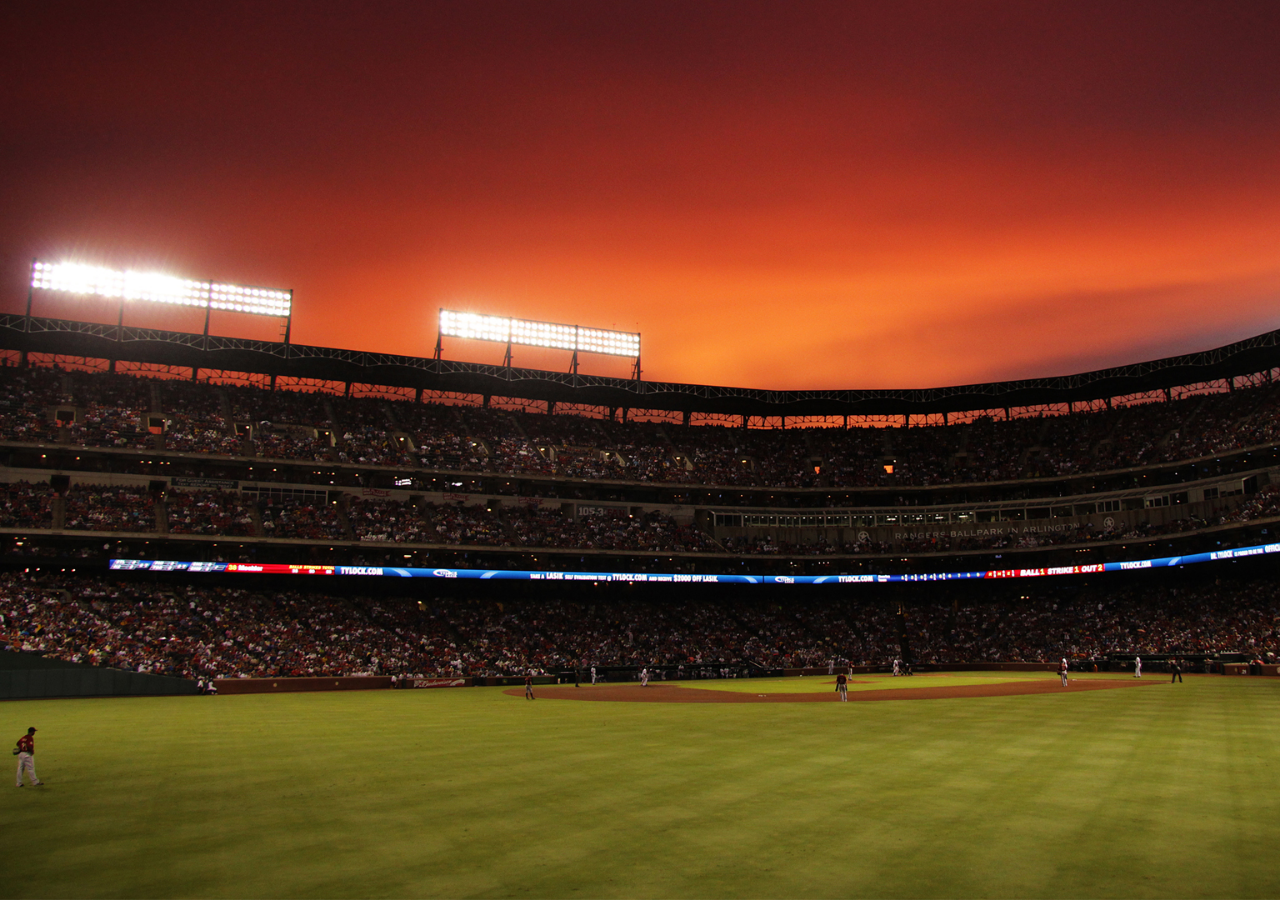
<file: index.html>
<!DOCTYPE html>
<html lang="en" ng-app="baseball">
  <head>
    <title>Pitch Game</title>
    <script src="js/jquery-1.11.2.js"></script>
    <script src="js/scripts.js"></script>
    <script src="lib/angular.js"></script>
    <script src="lib/angular-ui-router.js"></script>
    <script src="app.js"></script>
    <script src="services/BaseballFactory.js"></script>
    <script src="controllers/ScoreboardController.js"></script>
    <script src="controllers/PitchController.js"></script>
    <!-- CSS -->
    <link href="http://maxcdn.bootstrapcdn.com/bootstrap/3.3.4/css/bootstrap.min.css" rel="stylesheet" type="text/css">
    <link href="css/styles.css" rel="stylesheet" type="text/css">
    <link rel="icon" type="image/png" href="http://www.hdicon.com/wp-content/uploads/2011/12/Major_League_Baseball.png">
   </head>

  <body>
      <div ui-view="scoreboard"></div>
      <div ui-view="report"></div>
      <div ui-view="home"></div>
      <div ui-view="count"></div>
  </body>
</html>
</file>
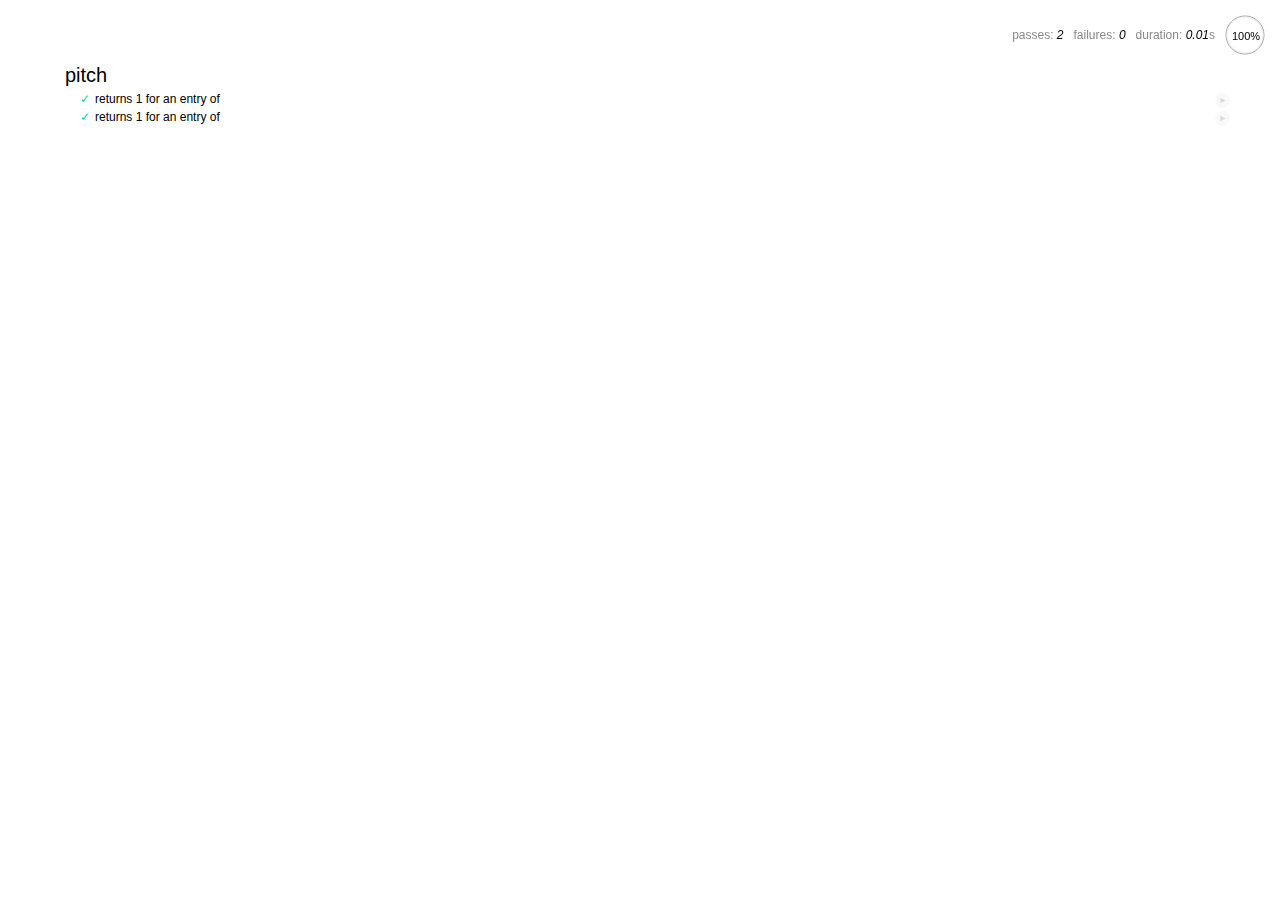
<file: spec/spec-runner.html>
<html>
<head>
  <title>Mocha spec runner</title>
  <link rel="stylesheet" href="mocha.css">
</head>
<body>
  <div id="mocha"></div>
  <script src="../js/jquery-1.11.2.js"></script>
  <script src="../js/scripts.js"></script>
  <script src="mocha.js"></script>
  <script src="chai.js"></script>
  <script>mocha.setup('bdd');</script>
  <script src="specs.js"></script>
  <script>
    expect = chai.expect;
    mocha.checkLeaks();
    mocha.globals(['jQuery']);
    mocha.run();
  </script>
</body>
</html>
</file>
<file: css/styles.css>
html {
  width: 100%;
  height: 100%;
}

body {
  background-image: url('../img/background.jpg');
  background-size: cover !important;
  background-repeat: no-repeat;
  color: white;
}

h1 {
  -webkit-text-stroke-width: 1px;
  -webkit-text-stroke-color: black;
}

h4 {
  -webkit-text-stroke-width: 1px;
  -webkit-text-stroke-color: black;
}


.batter {
  height: 600px;
  width: 400px;
  position: absolute;
  top: 25%;
  left: 60%;
  -moz-transform: scaleX(-1);
  -o-transform: scaleX(-1);
  -webkit-transform: scaleX(-1);
  transform: scaleX(-1);
  filter: FlipH;
  -ms-filter: "FlipH";
  z-index: -1;
  opacity: 0.6;

}

.diamond {
  height: 300px;
  width: 300px;
  position: absolute;
  top: 35%;
  left: 3%;
  border-radius: 30px;
}

.first {
  height: 80px;
  width: 120px;
  position: absolute;
  top: 50%;
  left: 28%;
  border-radius: 30px;
}

.btn-tall {
  height:100px;
  width:80px;
  background-color:rgba(255, 255, 255, 0);
  border-radius: 15px;
  -webkit-box-shadow: inset 0px 2px 62px 2px rgba(4,11,41,0.75);
  -moz-box-shadow: inset 0px 2px 62px 2px rgba(4,11,41,0.75);
  box-shadow: inset 0px 2px 62px 2px rgba(4,11,41,0.75);
  outline: none;
}

.btn-tall:hover {
  background-color: rgba(255, 255, 255, 0.2);
  outline: none;
}

.btn-wide {
  height:75px;
  width:235px;
  background-color:rgba(255, 255, 255, 0);
  border-radius: 25px;
  -webkit-box-shadow: inset 0px 2px 62px 2px rgba(4,11,41,0.75);
  -moz-box-shadow: inset 0px 2px 62px 2px rgba(4,11,41,0.75);
  box-shadow: inset 0px 2px 62px 2px rgba(4,11,41,0.75);
  outline: none;
}

.btn-wide:hover {
  background-color: rgba(255, 255, 255, 0.2);
  outline: none;
}

.BlueJays {
  color: white;
  background-color: #003DA5;
  border-radius: 15px;
}

.Brewers {
  color: white;
  background-color: #182B49;
  border-radius: 15px;
}

.count {
  color: white;
  background-color: #8A8D8F;
  font-weight: bold;
  -webkit-text-stroke-width: 1px;
  -webkit-text-stroke-color: black;
}

img {
  width: 50px;
  height: 50px;
}

.bases {
  height: 140px;
  background-image: url('https://cdn0.iconfinder.com/data/icons/elite-sports/512/baseball-diamond-512.png');
  background-size: 100px 110px;
  background-repeat: no-repeat;
  background-position: center;
  padding-top: 25px;
}

.countdisplay {
  width: 30%;
  margin-left: auto;
  margin-right: auto;
  border-radius: 15px;
}

.finalscore {
  background-color: black;
  font-size: 20pt;
  width: 300px;
  background-position: center;
  margin-left: auto;
  margin-right: auto;
  border-radius: 25px;
}

.table-curved {
    border-collapse: separate;
    font-weight: bold;
    -webkit-text-stroke-width: 1px;
    -webkit-text-stroke-color: black;
}
.table-curved {
    border: solid #ccc 1px;
    border-radius: 6px;
    border-left:px;
}
.table-curved td, .table-curved th {
    border-left: px solid #ccc;
    border-top: px solid #ccc;
}
.table-curved th {
    border-top: none;
}
.table-curved th:first-child {
    border-radius: 6px 0 0 0;
}
.table-curved th:last-child {
    border-radius: 0 6px 0 0;
}
.table-curved th:only-child{
    border-radius: 6px 6px 0 0;
}
.table-curved tr:last-child td:first-child {
    border-radius: 0 0 0 6px;
}
.table-curved tr:last-child td:last-child {
    border-radius: 0 0 6px 0;
}
</file>
<file: spec/mocha.css>
@charset "utf-8";

body {
  margin:0;
}

#mocha {
  font: 20px/1.5 "Helvetica Neue", Helvetica, Arial, sans-serif;
  margin: 60px 50px;
}

#mocha ul,
#mocha li {
  margin: 0;
  padding: 0;
}

#mocha ul {
  list-style: none;
}

#mocha h1,
#mocha h2 {
  margin: 0;
}

#mocha h1 {
  margin-top: 15px;
  font-size: 1em;
  font-weight: 200;
}

#mocha h1 a {
  text-decoration: none;
  color: inherit;
}

#mocha h1 a:hover {
  text-decoration: underline;
}

#mocha .suite .suite h1 {
  margin-top: 0;
  font-size: .8em;
}

#mocha .hidden {
  display: none;
}

#mocha h2 {
  font-size: 12px;
  font-weight: normal;
  cursor: pointer;
}

#mocha .suite {
  margin-left: 15px;
}

#mocha .test {
  margin-left: 15px;
  overflow: hidden;
}

#mocha .test.pending:hover h2::after {
  content: '(pending)';
  font-family: arial, sans-serif;
}

#mocha .test.pass.medium .duration {
  background: #c09853;
}

#mocha .test.pass.slow .duration {
  background: #b94a48;
}

#mocha .test.pass::before {
  content: '✓';
  font-size: 12px;
  display: block;
  float: left;
  margin-right: 5px;
  color: #00d6b2;
}

#mocha .test.pass .duration {
  font-size: 9px;
  margin-left: 5px;
  padding: 2px 5px;
  color: #fff;
  -webkit-box-shadow: inset 0 1px 1px rgba(0,0,0,.2);
  -moz-box-shadow: inset 0 1px 1px rgba(0,0,0,.2);
  box-shadow: inset 0 1px 1px rgba(0,0,0,.2);
  -webkit-border-radius: 5px;
  -moz-border-radius: 5px;
  -ms-border-radius: 5px;
  -o-border-radius: 5px;
  border-radius: 5px;
}

#mocha .test.pass.fast .duration {
  display: none;
}

#mocha .test.pending {
  color: #0b97c4;
}

#mocha .test.pending::before {
  content: '◦';
  color: #0b97c4;
}

#mocha .test.fail {
  color: #c00;
}

#mocha .test.fail pre {
  color: black;
}

#mocha .test.fail::before {
  content: '✖';
  font-size: 12px;
  display: block;
  float: left;
  margin-right: 5px;
  color: #c00;
}

#mocha .test pre.error {
  color: #c00;
  max-height: 300px;
  overflow: auto;
}

/**
 * (1): approximate for browsers not supporting calc
 * (2): 42 = 2*15 + 2*10 + 2*1 (padding + margin + border)
 *      ^^ seriously
 */
#mocha .test pre {
  display: block;
  float: left;
  clear: left;
  font: 12px/1.5 monaco, monospace;
  margin: 5px;
  padding: 15px;
  border: 1px solid #eee;
  max-width: 85%; /*(1)*/
  max-width: calc(100% - 42px); /*(2)*/
  word-wrap: break-word;
  border-bottom-color: #ddd;
  -webkit-border-radius: 3px;
  -webkit-box-shadow: 0 1px 3px #eee;
  -moz-border-radius: 3px;
  -moz-box-shadow: 0 1px 3px #eee;
  border-radius: 3px;
}

#mocha .test h2 {
  position: relative;
}

#mocha .test a.replay {
  position: absolute;
  top: 3px;
  right: 0;
  text-decoration: none;
  vertical-align: middle;
  display: block;
  width: 15px;
  height: 15px;
  line-height: 15px;
  text-align: center;
  background: #eee;
  font-size: 15px;
  -moz-border-radius: 15px;
  border-radius: 15px;
  -webkit-transition: opacity 200ms;
  -moz-transition: opacity 200ms;
  transition: opacity 200ms;
  opacity: 0.3;
  color: #888;
}

#mocha .test:hover a.replay {
  opacity: 1;
}

#mocha-report.pass .test.fail {
  display: none;
}

#mocha-report.fail .test.pass {
  display: none;
}

#mocha-report.pending .test.pass,
#mocha-report.pending .test.fail {
  display: none;
}
#mocha-report.pending .test.pass.pending {
  display: block;
}

#mocha-error {
  color: #c00;
  font-size: 1.5em;
  font-weight: 100;
  letter-spacing: 1px;
}

#mocha-stats {
  position: fixed;
  top: 15px;
  right: 10px;
  font-size: 12px;
  margin: 0;
  color: #888;
  z-index: 1;
}

#mocha-stats .progress {
  float: right;
  padding-top: 0;
}

#mocha-stats em {
  color: black;
}

#mocha-stats a {
  text-decoration: none;
  color: inherit;
}

#mocha-stats a:hover {
  border-bottom: 1px solid #eee;
}

#mocha-stats li {
  display: inline-block;
  margin: 0 5px;
  list-style: none;
  padding-top: 11px;
}

#mocha-stats canvas {
  width: 40px;
  height: 40px;
}

#mocha code .comment { color: #ddd; }
#mocha code .init { color: #2f6fad; }
#mocha code .string { color: #5890ad; }
#mocha code .keyword { color: #8a6343; }
#mocha code .number { color: #2f6fad; }

@media screen and (max-device-width: 480px) {
  #mocha {
    margin: 60px 0px;
  }

  #mocha #stats {
    position: absolute;
  }
}
</file>
